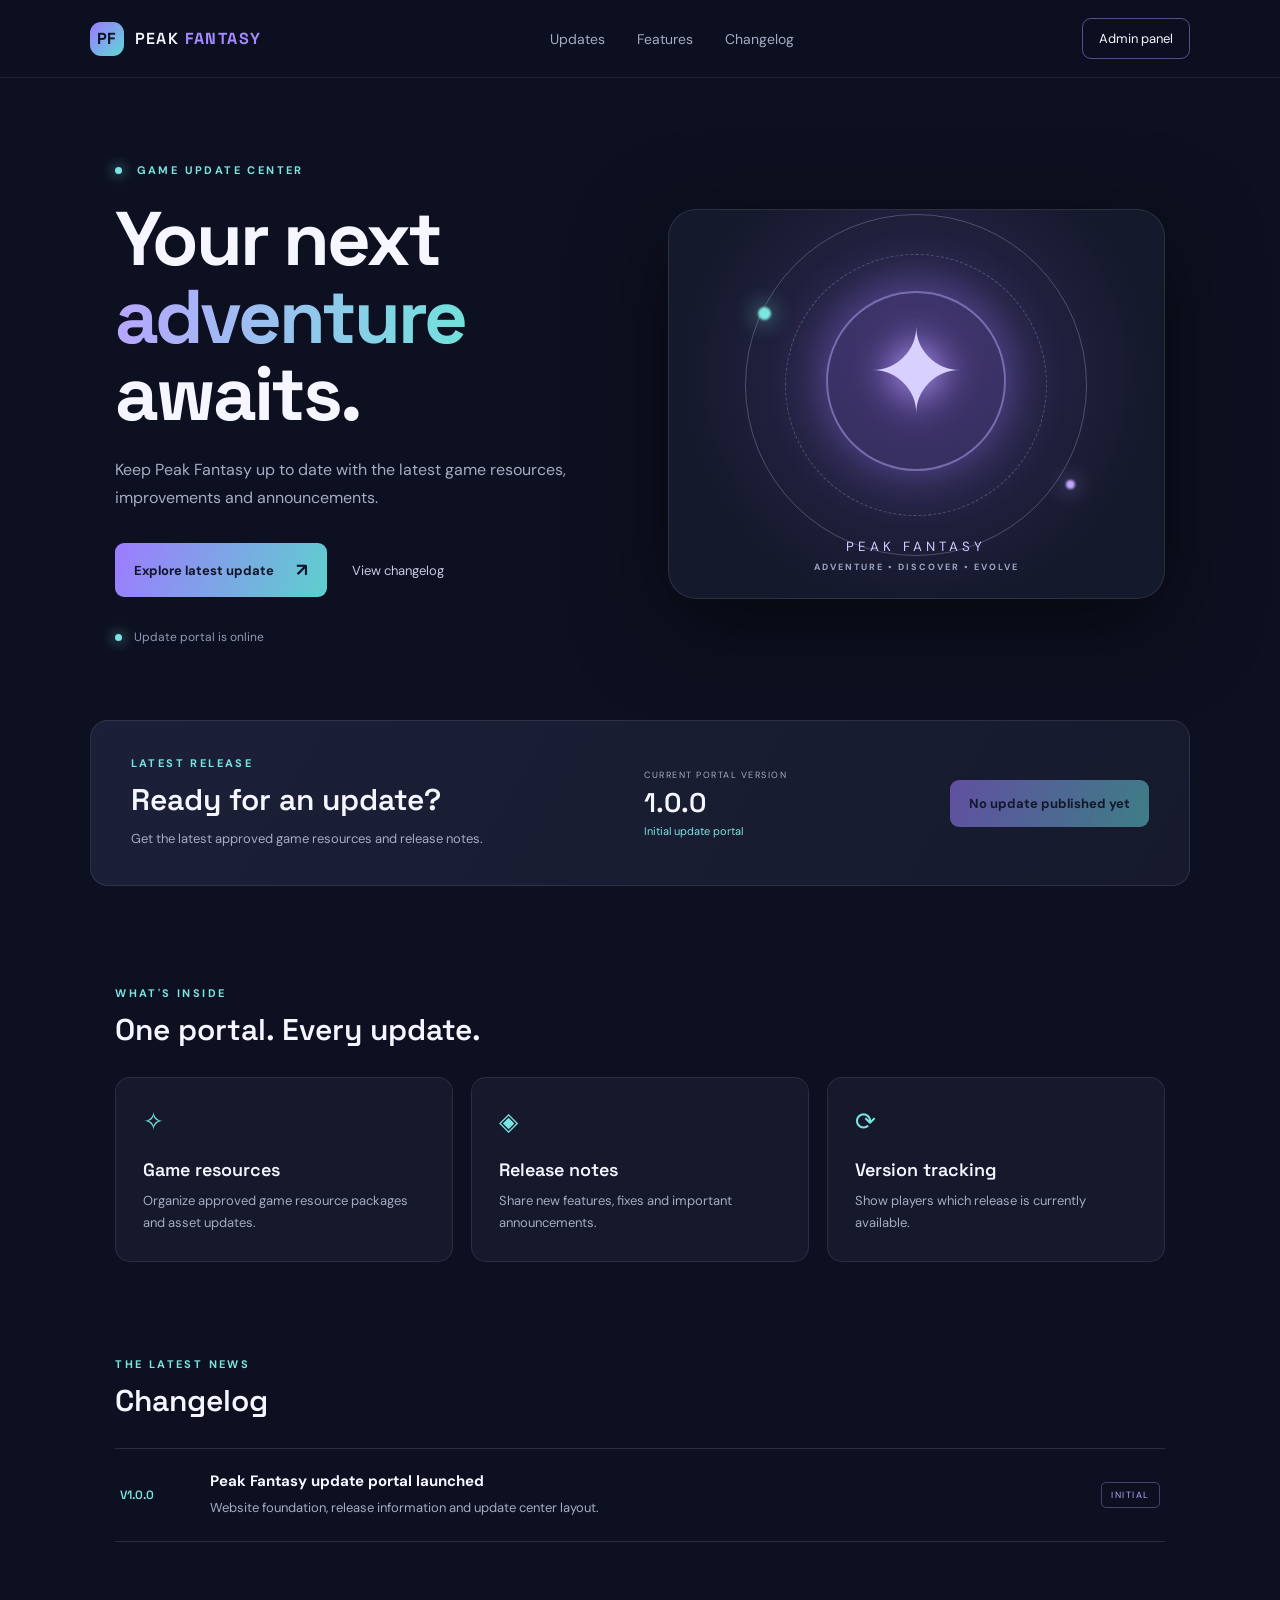
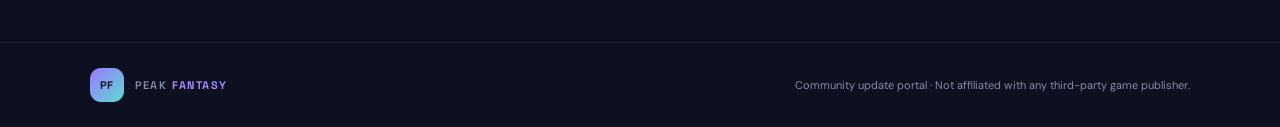
<file: index.html>
<!DOCTYPE html>
<html lang="en">
<head>
  <meta charset="UTF-8">
  <meta name="viewport" content="width=device-width, initial-scale=1.0">
  <meta name="theme-color" content="#101322">
  <title>Peak Fantasy | Game Updates</title>
  <link rel="stylesheet" href="style.css">
</head>
<body>
  <header class="topbar">
    <a class="brand" href="#"><span class="brand-mark">PF</span><span>PEAK <b>FANTASY</b></span></a>
    <nav><a href="#updates">Updates</a><a href="#features">Features</a><a href="#changelog">Changelog</a></nav>
    <a class="nav-btn" href="admin.html">Admin panel</a>
  </header>

  <main>
    <section class="hero">
      <div class="hero-copy">
        <div class="eyebrow"><span class="dot"></span> GAME UPDATE CENTER</div>
        <h1>Your next<br><span>adventure</span> awaits.</h1>
        <p>Keep Peak Fantasy up to date with the latest game resources, improvements and announcements.</p>
        <div class="hero-actions">
          <a class="primary-btn" href="#updates">Explore latest update <span>↗</span></a>
          <a class="text-btn" href="#changelog">View changelog</a>
        </div>
        <div class="status"><span class="status-light"></span> Update portal is online</div>
      </div>
      <div class="hero-art" aria-label="Abstract fantasy game artwork">
        <div class="orb orb-one"></div><div class="orb orb-two"></div>
        <div class="crest">✦</div><div class="ring"></div>
        <div class="art-caption"><small>PEAK FANTASY</small><b>ADVENTURE • DISCOVER • EVOLVE</b></div>
      </div>
    </section>

    <section class="update-card" id="updates">
      <div>
        <div class="section-label">LATEST RELEASE</div>
        <h2>Ready for an update?</h2>
        <p>Get the latest approved game resources and release notes.</p>
      </div>
      <div class="version-box"><span>CURRENT PORTAL VERSION</span><strong id="version">1.0.0</strong><small id="release-note">Initial update portal</small></div>
      <a class="primary-btn disabled" id="download-update" href="#" aria-disabled="true">No update published yet</a>
    </section>

    <section class="features" id="features">
      <div class="section-heading"><div class="section-label">WHAT'S INSIDE</div><h2>One portal. Every update.</h2></div>
      <div class="feature-grid">
        <article class="feature"><span class="feature-icon">✧</span><h3>Game resources</h3><p>Organize approved game resource packages and asset updates.</p></article>
        <article class="feature"><span class="feature-icon">◈</span><h3>Release notes</h3><p>Share new features, fixes and important announcements.</p></article>
        <article class="feature"><span class="feature-icon">⟳</span><h3>Version tracking</h3><p>Show players which release is currently available.</p></article>
      </div>
    </section>

    <section class="changelog" id="changelog">
      <div class="section-heading"><div class="section-label">THE LATEST NEWS</div><h2>Changelog</h2></div>
      <div class="log-item"><span class="log-date">V1.0.0</span><div><h3>Peak Fantasy update portal launched</h3><p>Website foundation, release information and update center layout.</p></div><span class="tag">INITIAL</span></div>
    </section>
  </main>

  <footer><a class="brand" href="#"><span class="brand-mark">PF</span><span>PEAK <b>FANTASY</b></span></a><span>Community update portal · Not affiliated with any third-party game publisher.</span></footer>
  <script src="script.js"></script>
</body>
</html>
</file>
<file: style.css>
@import url('https://fonts.googleapis.com/css2?family=DM+Sans:wght@400;500;600;700&family=Space+Grotesk:wght@400;500;600;700&display=swap');
:root{--bg:#0d1020;--panel:#171b30;--text:#f5f6ff;--muted:#a5abc2;--purple:#a58bff;--cyan:#79e4e0}
*{box-sizing:border-box}html{scroll-behavior:smooth}body{margin:0;background:var(--bg);color:var(--text);font-family:'DM Sans',sans-serif}a{color:inherit;text-decoration:none}.topbar{height:78px;display:flex;align-items:center;justify-content:space-between;padding:0 7%;border-bottom:1px solid #ffffff12;background:#0d1020e8;position:sticky;top:0;z-index:5;backdrop-filter:blur(14px)}.brand{display:flex;align-items:center;gap:11px;font-family:'Space Grotesk';font-weight:600;letter-spacing:1.4px}.brand b{color:var(--purple)}.brand-mark{width:34px;height:34px;border-radius:11px;display:grid;place-items:center;background:linear-gradient(135deg,#9c7bff,#5dd8d5);color:#111528;font-weight:700;letter-spacing:0}.topbar nav{display:flex;gap:32px;color:var(--muted);font-size:14px}.topbar nav a:hover,.text-btn:hover{color:white}.nav-btn{border:1px solid #a58bff80;border-radius:9px;padding:11px 16px;font-size:13px}.hero{min-height:590px;padding:85px 9% 75px;display:grid;grid-template-columns:1fr 1fr;align-items:center;gap:55px;overflow:hidden}.eyebrow,.section-label{font-size:11px;letter-spacing:2.4px;color:var(--cyan);font-weight:700}.dot,.status-light{display:inline-block;width:7px;height:7px;border-radius:50%;background:var(--cyan);margin-right:9px;box-shadow:0 0 13px var(--cyan)}h1,h2,h3,p{margin-top:0}h1{font:700 clamp(48px,6vw,76px)/1.02 'Space Grotesk';letter-spacing:-3px;margin:23px 0}.hero h1 span{background:linear-gradient(90deg,#b8a6ff,#72e1dc);background-clip:text;color:transparent}.hero-copy>p{max-width:460px;color:var(--muted);font-size:16px;line-height:1.8}.hero-actions{display:flex;align-items:center;gap:25px;margin-top:30px}.primary-btn{display:inline-flex;gap:22px;align-items:center;background:linear-gradient(110deg,#9d7bff,#5ecfce);color:#111528;font-weight:700;padding:15px 19px;border-radius:9px;font-size:13px}.primary-btn span{font-size:18px}.text-btn{font-size:13px;color:#c8cbe0}.status{margin-top:32px;color:#9299b5;font-size:12px}.hero-art{height:390px;position:relative;border:1px solid #ffffff19;border-radius:28px;background:radial-gradient(circle at 50% 42%,#55418c 0,#242343 34%,#15192c 70%);overflow:hidden;box-shadow:0 25px 90px #0008}.hero-art:before,.hero-art:after{content:"";position:absolute;border:1px solid #d7ceff45;border-radius:50%;width:340px;height:340px;left:50%;top:45%;transform:translate(-50%,-50%)}.hero-art:after{width:260px;height:260px;border-style:dashed;animation:spin 40s linear infinite}.ring{position:absolute;width:180px;height:180px;border:2px solid #b9a6ff88;border-radius:50%;left:50%;top:44%;transform:translate(-50%,-50%);box-shadow:0 0 60px #9b7cff66,inset 0 0 50px #9b7cff33}.crest{position:absolute;left:50%;top:42%;transform:translate(-50%,-50%);font-size:115px;color:#d8d0ff;text-shadow:0 0 35px #b5a0ff;z-index:1}.orb{position:absolute;border-radius:50%;filter:blur(1px)}.orb-one{width:13px;height:13px;background:#7ce7e0;left:18%;top:25%;box-shadow:0 0 22px #7ce7e0}.orb-two{width:9px;height:9px;background:#c3a7ff;right:18%;bottom:28%;box-shadow:0 0 20px #c3a7ff}.art-caption{position:absolute;bottom:25px;left:0;right:0;text-align:center;display:grid;gap:6px}.art-caption small{letter-spacing:4px;color:#d5caff}.art-caption b{font-size:9px;letter-spacing:2px;color:#9da5c5}.update-card{margin:0 7% 100px;padding:35px 40px;border:1px solid #ffffff18;border-radius:18px;background:linear-gradient(120deg,#1b2038,#171a2d);display:flex;align-items:center;justify-content:space-between;gap:25px}.update-card h2,.section-heading h2{font:600 30px 'Space Grotesk';margin:10px 0}.update-card p{color:var(--muted);font-size:13px;line-height:1.6;max-width:460px;margin:0}.version-box{display:grid;gap:4px;min-width:145px}.version-box span{font-size:9px;letter-spacing:1.5px;color:var(--muted)}.version-box strong{font:600 27px 'Space Grotesk'}.version-box small{color:var(--cyan);font-size:11px}.disabled{opacity:.55;cursor:not-allowed;white-space:nowrap}.features,.changelog{padding:0 9% 95px}.section-heading{margin-bottom:28px}.feature-grid{display:grid;grid-template-columns:repeat(3,1fr);gap:18px}.feature{padding:27px;border:1px solid #ffffff17;border-radius:15px;background:#15192b}.feature-icon{font-size:25px;color:var(--cyan)}.feature h3{font:600 18px 'Space Grotesk';margin:20px 0 9px}.feature p,.log-item p{font-size:13px;line-height:1.7;color:var(--muted);margin:0}.changelog{padding-bottom:100px}.log-item{display:flex;align-items:center;gap:25px;border-top:1px solid #ffffff20;border-bottom:1px solid #ffffff20;padding:22px 5px}.log-date{font:600 12px 'Space Grotesk';color:var(--cyan);min-width:65px}.log-item h3{font-size:15px;margin:0 0 6px}.tag{margin-left:auto;font-size:9px;letter-spacing:1.5px;color:#b9a6ff;border:1px solid #b9a6ff55;padding:6px 9px;border-radius:5px}footer{border-top:1px solid #ffffff18;padding:25px 7%;display:flex;justify-content:space-between;align-items:center;color:#858ca8;font-size:11px}@keyframes spin{to{transform:translate(-50%,-50%) rotate(360deg)}}@media(max-width:800px){.topbar{padding:0 5%}.topbar nav{display:none}.hero{grid-template-columns:1fr;padding:65px 7% 55px;gap:35px}.hero-art{height:300px}.update-card{margin:0 5% 75px;align-items:flex-start;flex-direction:column;padding:28px}.features,.changelog{padding-left:7%;padding-right:7%}.feature-grid{grid-template-columns:1fr}footer{gap:18px;align-items:flex-start;flex-direction:column}.hero h1{letter-spacing:-2px}}
</file>
